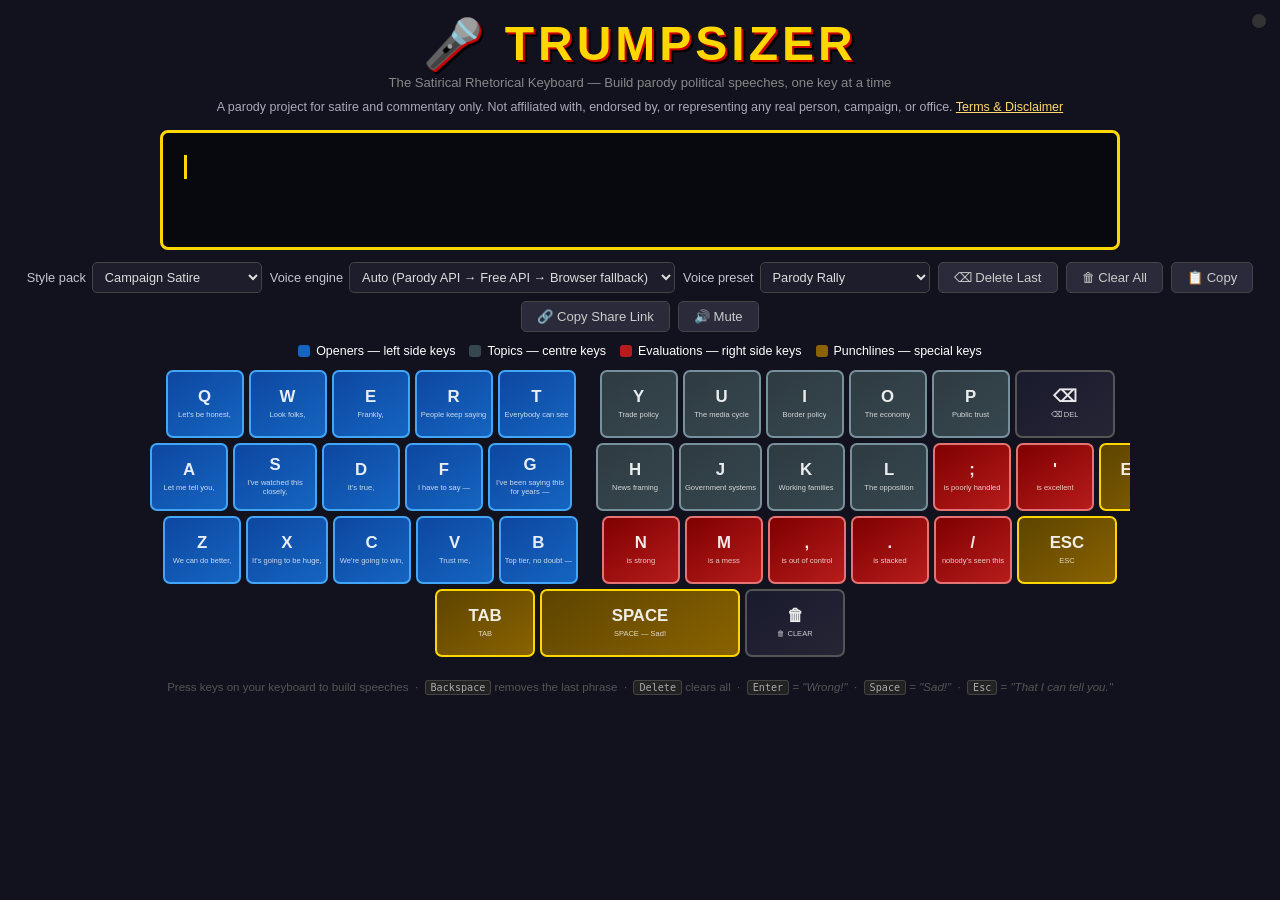
<file: index.html>
<!DOCTYPE html>
<html lang="en">
<head>
  <meta charset="UTF-8" />
  <meta name="viewport" content="width=device-width, initial-scale=1.0" />
  <title>TRUMPSIZER 🎤 — The Rhetorical Keyboard</title>
  <link rel="stylesheet" href="./assets/css/styles.css" />
</head>
<body>

<div id="speaking-dot" title="Speaking…"></div>

<header>
  <h1>🎤 TRUMPSIZER</h1>
  <p class="subtitle">The Satirical Rhetorical Keyboard — Build parody political speeches, one key at a time</p>
  <p class="disclaimer">
    A parody project for satire and commentary only. Not affiliated with, endorsed by, or representing any real person, campaign, or office.
    <a href="./terms.html">Terms & Disclaimer</a>
  </p>
</header>

<div id="display" aria-live="polite" aria-label="Generated speech text">
  <span id="text-content"></span><span id="cursor"></span>
</div>

<div class="controls">
  <label class="control-group" for="style-pack-select">
    <span>Style pack</span>
    <select id="style-pack-select" aria-label="Choose phrase style pack"></select>
  </label>
  <label class="control-group" for="voice-mode-select">
    <span>Voice engine</span>
    <select id="voice-mode-select" aria-label="Choose voice engine">
      <option value="auto">Auto (Parody API → Free API → Browser fallback)</option>
      <option value="free">Free API (StreamElements → Browser fallback)</option>
      <option value="browser">Browser only</option>
    </select>
  </label>
  <label class="control-group" for="voice-preset-select">
    <span>Voice preset</span>
    <select id="voice-preset-select" aria-label="Choose parody voice preset">
      <option value="satire-subtle">Satire Subtle</option>
      <option value="satire-strong">Satire Strong</option>
      <option value="rally-comic">Parody Rally</option>
    </select>
  </label>
  <button class="btn" onclick="deleteLast()" title="Remove the last phrase (Backspace)">⌫ Delete Last</button>
  <button class="btn" onclick="clearAll()"   title="Clear everything (Delete key)">🗑 Clear All</button>
  <button class="btn" onclick="copyText()"   title="Copy text to clipboard">📋 Copy</button>
  <button class="btn" id="share-btn" onclick="copyShareLink()" title="Copy a shareable link with your current speech">🔗 Copy Share Link</button>
  <button class="btn" id="mute-btn" onclick="toggleMute()" title="Toggle speech on/off">🔊 Mute</button>
</div>

<p id="action-status" class="sr-only" aria-live="polite"></p>

<div class="legend">
  <div class="leg"><div class="leg-dot" style="background:#1565c0"></div><span>Openers — left side keys</span></div>
  <div class="leg"><div class="leg-dot" style="background:#37474f"></div><span>Topics — centre keys</span></div>
  <div class="leg"><div class="leg-dot" style="background:#b71c1c"></div><span>Evaluations — right side keys</span></div>
  <div class="leg"><div class="leg-dot" style="background:#8a6300"></div><span>Punchlines — special keys</span></div>
</div>

<div id="keyboard" role="presentation" aria-label="Visual keyboard — press physical keys to interact"></div>

<p class="instructions">
  Press keys on your keyboard to build speeches &nbsp;·&nbsp;
  <kbd>Backspace</kbd> removes the last phrase &nbsp;·&nbsp;
  <kbd>Delete</kbd> clears all &nbsp;·&nbsp;
  <kbd>Enter</kbd> = <em>"Wrong!"</em> &nbsp;·&nbsp;
  <kbd>Space</kbd> = <em>"Sad!"</em> &nbsp;·&nbsp;
  <kbd>Esc</kbd> = <em>"That I can tell you."</em>
</p>

<script src="./assets/js/app.js" defer></script>

</body>
</html>
</file>
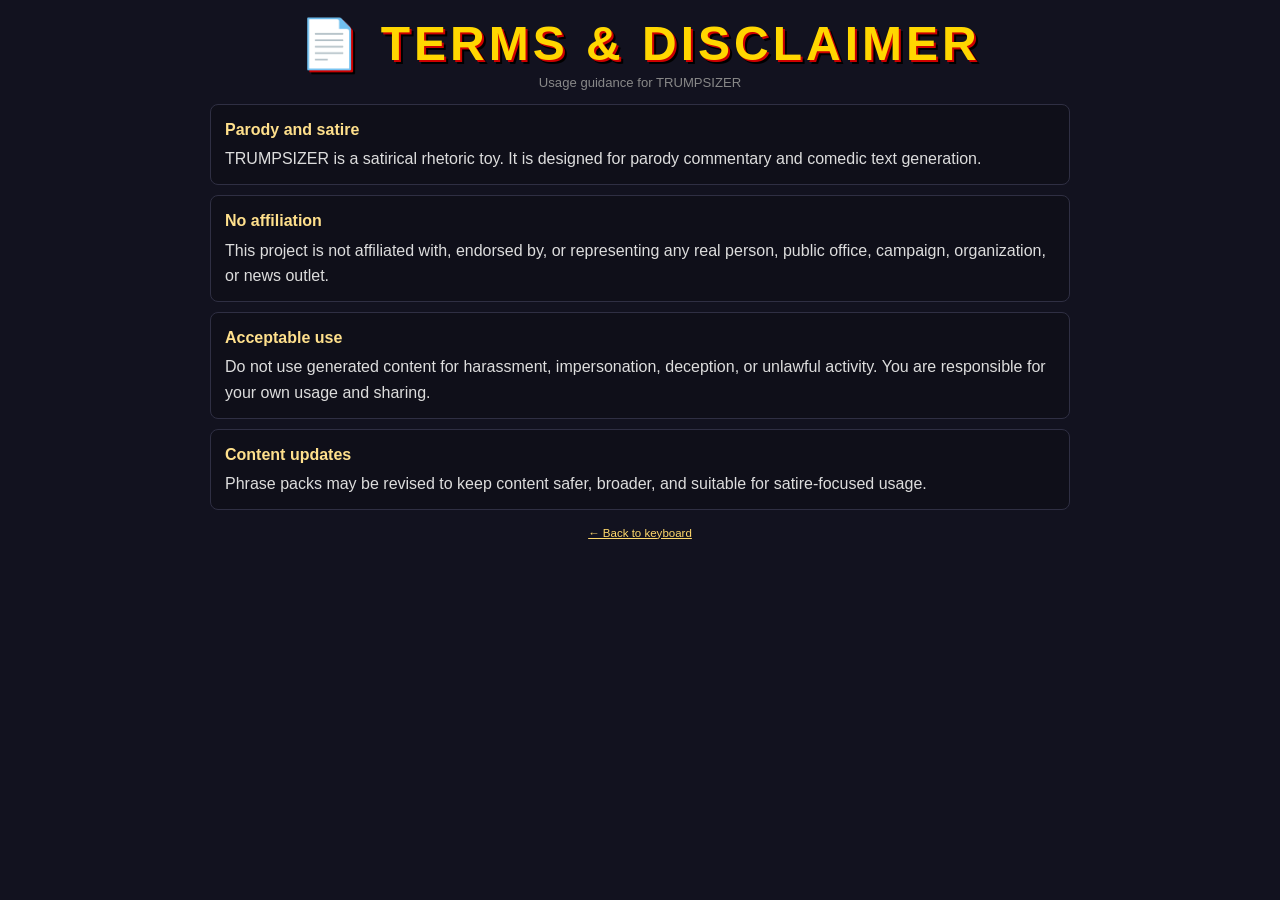
<file: terms.html>
<!DOCTYPE html>
<html lang="en">
<head>
  <meta charset="UTF-8" />
  <meta name="viewport" content="width=device-width, initial-scale=1.0" />
  <title>TRUMPSIZER — Terms & Disclaimer</title>
  <link rel="stylesheet" href="./assets/css/styles.css" />
</head>
<body>
  <header>
    <h1>📄 TERMS & DISCLAIMER</h1>
    <p class="subtitle">Usage guidance for TRUMPSIZER</p>
  </header>

  <main class="terms">
    <section>
      <h2>Parody and satire</h2>
      <p>
        TRUMPSIZER is a satirical rhetoric toy. It is designed for parody commentary and comedic text generation.
      </p>
    </section>

    <section>
      <h2>No affiliation</h2>
      <p>
        This project is not affiliated with, endorsed by, or representing any real person, public office, campaign, organization, or news outlet.
      </p>
    </section>

    <section>
      <h2>Acceptable use</h2>
      <p>
        Do not use generated content for harassment, impersonation, deception, or unlawful activity. You are responsible for your own usage and sharing.
      </p>
    </section>

    <section>
      <h2>Content updates</h2>
      <p>
        Phrase packs may be revised to keep content safer, broader, and suitable for satire-focused usage.
      </p>
    </section>

    <p class="instructions"><a href="./index.html">← Back to keyboard</a></p>
  </main>
</body>
</html>
</file>
<file: assets/css/styles.css>
/* ── Reset & Base ─────────────────────────────────────────── */
*, *::before, *::after { box-sizing: border-box; margin: 0; padding: 0; }

body {
  background: #12121f;
  color: #fff;
  font-family: 'Arial Black', 'Impact', Arial, sans-serif;
  min-height: 100vh;
  display: flex;
  flex-direction: column;
  align-items: center;
  padding: 18px 12px 30px;
  user-select: none;
}

/* ── Header ───────────────────────────────────────────────── */
header {
  text-align: center;
  margin-bottom: 14px;
}

h1 {
  font-size: clamp(1.8rem, 5vw, 3rem);
  color: #FFD700;
  text-shadow: 2px 2px 0 #cc0000, 4px 4px 0 #000;
  letter-spacing: 4px;
  line-height: 1.1;
}

.subtitle {
  font-family: Arial, sans-serif;
  font-weight: normal;
  font-size: 0.82rem;
  color: #888;
  margin-top: 4px;
}

.disclaimer {
  max-width: 900px;
  margin: 8px auto 0;
  font-family: Arial, sans-serif;
  font-size: 0.78rem;
  line-height: 1.45;
  color: #aab;
}

.disclaimer a,
.instructions a {
  color: #ffd86b;
}

/* ── Speaking Indicator ───────────────────────────────────── */
#speaking-dot {
  position: fixed;
  top: 14px;
  right: 14px;
  width: 14px;
  height: 14px;
  border-radius: 50%;
  background: #333;
  transition: background 0.15s;
}

#speaking-dot.active {
  background: #FFD700;
  box-shadow: 0 0 12px #FFD700;
  animation: pulse 0.55s ease-in-out infinite alternate;
}

@keyframes pulse {
  from { transform: scale(1); }
  to   { transform: scale(1.4); }
}

/* ── Text Display ─────────────────────────────────────────── */
#display {
  width: 100%;
  max-width: 960px;
  min-height: 120px;
  max-height: 190px;
  background: #08080f;
  border: 3px solid #FFD700;
  border-radius: 8px;
  padding: 16px 18px;
  font-size: clamp(1rem, 2.2vw, 1.35rem);
  line-height: 1.65;
  overflow-y: auto;
  margin-bottom: 12px;
  scroll-behavior: smooth;
}

.phrase              { display: inline; }
.phrase.opener       { color: #64b5f6; }
.phrase.topic        { color: #fff; font-weight: bold; }
.phrase.eval         { color: #ef9a9a; }
.phrase.special      { color: #FFD700; font-size: 1.15em; font-weight: bold; }

#cursor {
  display: inline-block;
  width: 3px;
  height: 1.1em;
  background: #FFD700;
  vertical-align: text-bottom;
  margin-left: 3px;
  animation: blink 0.85s step-start infinite;
}

@keyframes blink {
  0%, 100% { opacity: 1; }
  50%       { opacity: 0; }
}

/* ── Controls ─────────────────────────────────────────────── */
.controls {
  display: flex;
  flex-wrap: wrap;
  gap: 8px;
  margin-bottom: 12px;
  justify-content: center;
  align-items: center;
}

.btn {
  background: #2a2a3a;
  color: #ccc;
  border: 1px solid #444;
  padding: 7px 15px;
  border-radius: 5px;
  cursor: pointer;
  font-family: Arial, sans-serif;
  font-size: 0.82rem;
  transition: background 0.18s, color 0.18s;
}

.btn:hover { background: #44445a; color: #fff; }

.control-group {
  display: inline-flex;
  align-items: center;
  gap: 6px;
  font-family: Arial, sans-serif;
  font-size: 0.8rem;
  color: #c4c4d2;
}

.control-group select {
  background: #1d1d2b;
  border: 1px solid #444;
  color: #ddd;
  border-radius: 5px;
  padding: 6px 8px;
  font-size: 0.8rem;
  min-width: 170px;
}

/* ── Legend ───────────────────────────────────────────────── */
.legend {
  display: flex;
  flex-wrap: wrap;
  gap: 14px;
  margin-bottom: 12px;
  justify-content: center;
  font-family: Arial, sans-serif;
  font-size: 0.78rem;
}

.leg {
  display: flex;
  align-items: center;
  gap: 6px;
}

.leg-dot {
  width: 12px;
  height: 12px;
  border-radius: 3px;
  flex-shrink: 0;
}

/* ── Keyboard ─────────────────────────────────────────────── */
#keyboard {
  width: 100%;
  max-width: 980px;
  overflow-x: auto;
  padding-bottom: 2px;
}

.key-row {
  display: flex;
  justify-content: center;
  gap: 5px;
  margin-bottom: 5px;
  min-width: max-content;
}

.key {
  display: flex;
  flex-direction: column;
  align-items: center;
  justify-content: center;
  min-width: 78px;
  height: 68px;
  border-radius: 7px;
  cursor: pointer;
  transition: transform 0.08s ease, filter 0.1s ease;
  padding: 5px 4px;
  border: 2px solid transparent;
  text-align: center;
}

.key:hover  { filter: brightness(1.25); }

.key.pressed {
  transform: scale(0.91);
  filter: brightness(1.6) saturate(1.4);
}

.key-letter {
  font-size: 1.05rem;
  font-weight: bold;
  color: rgba(255,255,255,0.9);
  text-transform: uppercase;
  line-height: 1;
}

.key-label {
  font-size: 0.47rem;
  color: rgba(255,255,255,0.78);
  font-family: Arial, sans-serif;
  font-weight: normal;
  line-height: 1.25;
  margin-top: 4px;
  max-width: 72px;
  overflow: hidden;
}

/* Key colour themes */
.key.opener  { background: linear-gradient(145deg,#0d47a1,#1565c0); border-color: #42a5f5; }
.key.topic   { background: linear-gradient(145deg,#2e3b41,#37474f); border-color: #78909c; }
.key.eval    { background: linear-gradient(145deg,#7f0000,#b71c1c); border-color: #e57373; }
.key.special { background: linear-gradient(145deg,#5d4400,#8a6300); border-color: #FFD700; min-width: 100px; }
.key.util    { background: linear-gradient(145deg,#1a1a2e,#252535); border-color: #555; min-width: 100px; }

/* Divider between left and right hand zones */
.zone-gap { width: 14px; flex-shrink: 0; }

/* ── Instructions ─────────────────────────────────────────── */
.instructions {
  font-family: Arial, sans-serif;
  font-size: 0.72rem;
  color: #555;
  text-align: center;
  margin-top: 14px;
  line-height: 1.7;
}

.instructions kbd {
  background: #222;
  border: 1px solid #444;
  border-radius: 3px;
  padding: 1px 5px;
  color: #aaa;
  font-size: 0.88em;
}

.sr-only {
  position: absolute;
  width: 1px;
  height: 1px;
  padding: 0;
  margin: -1px;
  overflow: hidden;
  clip: rect(0, 0, 0, 0);
  white-space: nowrap;
  border: 0;
}

.terms {
  width: 100%;
  max-width: 860px;
  font-family: Arial, sans-serif;
  color: #ddd;
  line-height: 1.6;
}

.terms section {
  background: #0f0f19;
  border: 1px solid #2f2f43;
  border-radius: 8px;
  padding: 12px 14px;
  margin-bottom: 10px;
}

.terms h2 {
  font-size: 1rem;
  margin-bottom: 4px;
  color: #ffe08c;
}

/* ── Responsive ───────────────────────────────────────────── */
@media (max-width: 680px) {
  .key {
    min-width: 52px;
    height: 56px;
  }

  .key-label { font-size: 0.4rem; }
  .key.special, .key.util { min-width: 68px; }
  .zone-gap { width: 6px; }

  .disclaimer,
  .instructions {
    padding: 0 6px;
  }

  .control-group {
    width: 100%;
    justify-content: center;
  }
}
</file>
